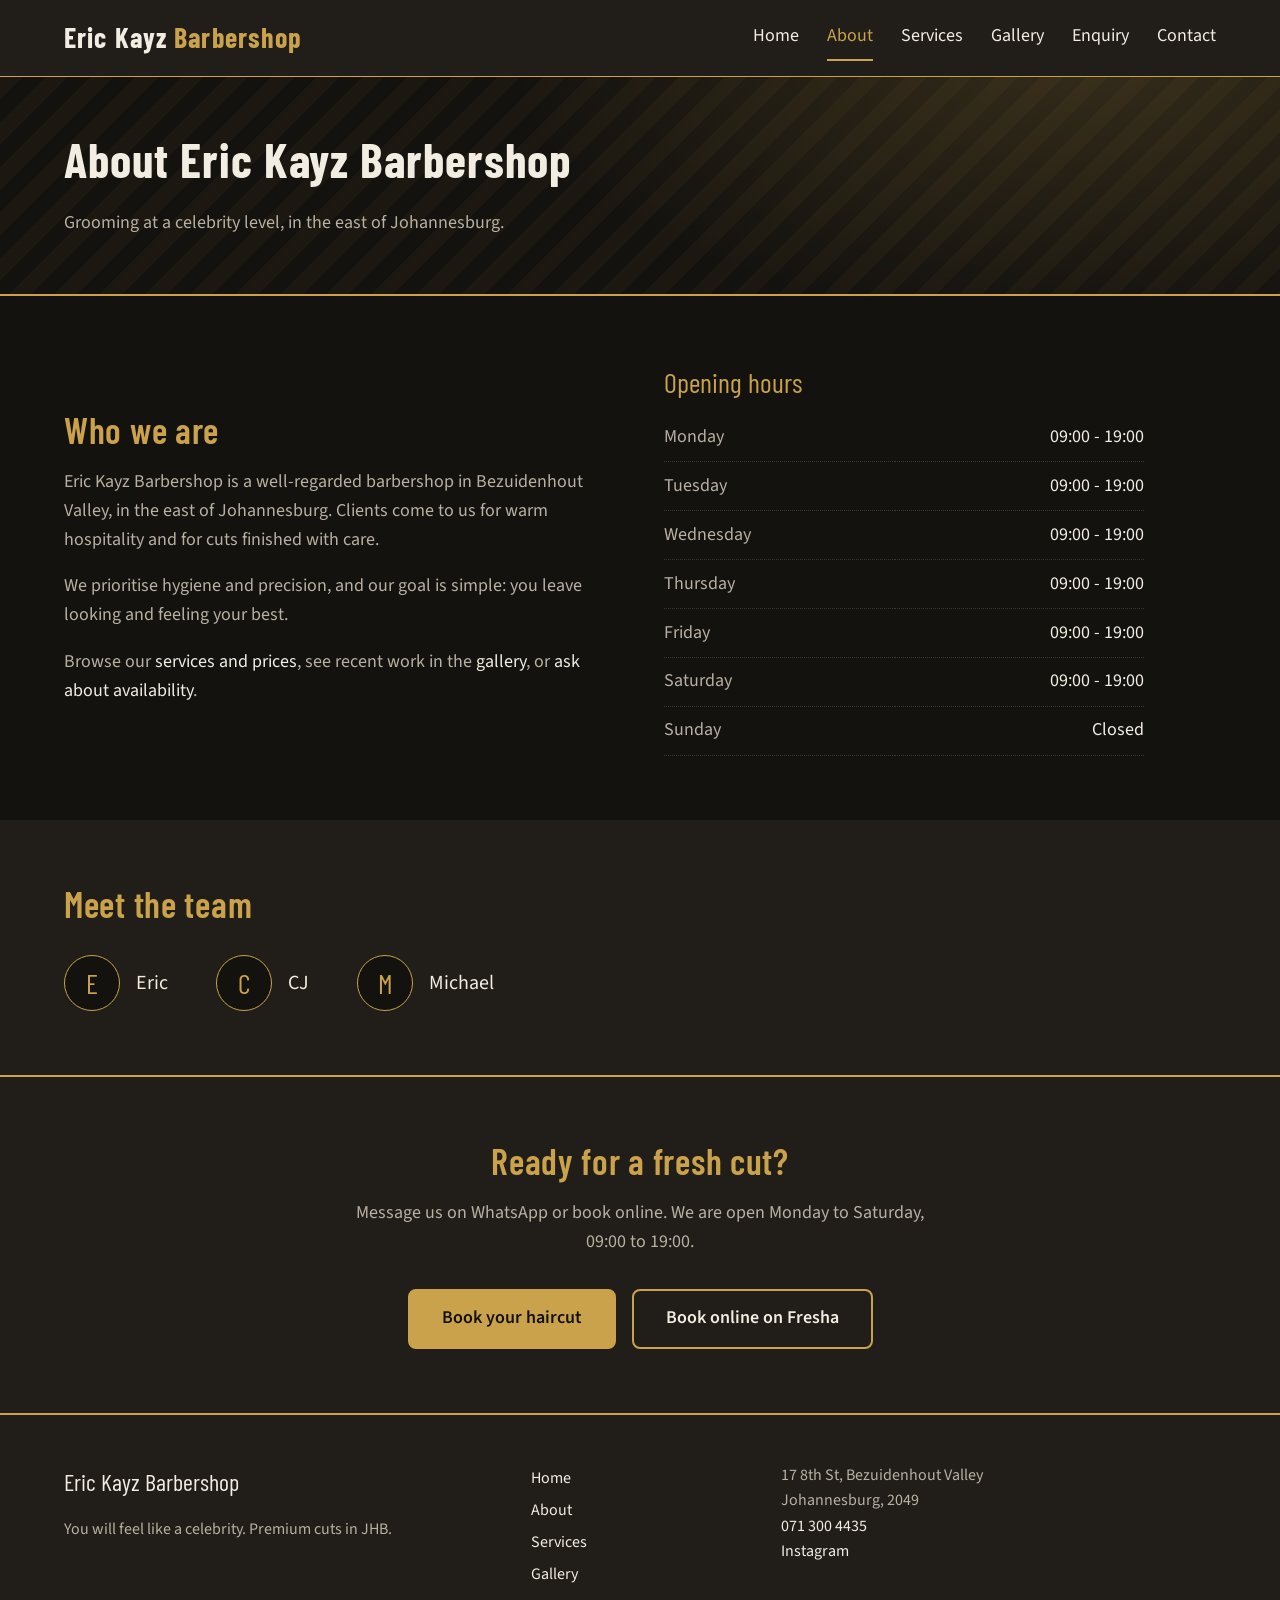
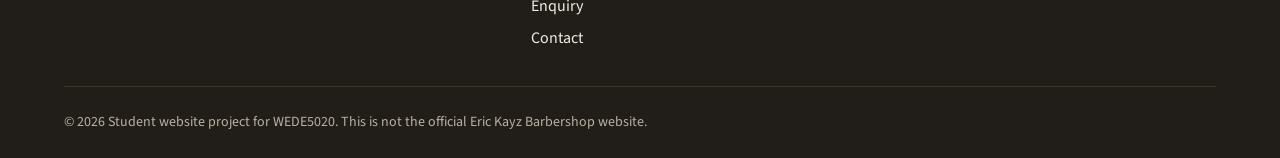
<file: about.html>
<!DOCTYPE html>
<html lang="en">
<head>
  <meta charset="UTF-8">
  <meta name="viewport" content="width=device-width, initial-scale=1.0">
  <title>About | Eric Kayz Barbershop</title>
  <meta name="description" content="Meet the team at Eric Kayz Barbershop in Bezuidenhout Valley, Johannesburg. Hygiene, precision and warm hospitality.">
  <meta name="theme-color" content="#14120f">
  <meta property="og:title" content="About | Eric Kayz Barbershop">
  <meta property="og:description" content="Meet the team at Eric Kayz Barbershop in Bezuidenhout Valley, Johannesburg. Hygiene, precision and warm hospitality.">
  <meta property="og:type" content="website">
  <link rel="canonical" href="https://YOUR-SITE-URL/about.html">
  <meta property="og:url" content="https://YOUR-SITE-URL/about.html">
  <meta property="og:image" content="https://YOUR-SITE-URL/images/barbershop-featured-cut-1200.jpg">
  <meta name="twitter:card" content="summary_large_image">
  <meta name="referrer" content="strict-origin-when-cross-origin">
  <link rel="icon" href="data:image/svg+xml,<svg xmlns='http://www.w3.org/2000/svg' viewBox='0 0 100 100'><text y='.9em' font-size='90'>✂️</text></svg>">
  <link rel="preconnect" href="https://fonts.googleapis.com">
  <link rel="preconnect" href="https://fonts.gstatic.com" crossorigin>
  <link rel="stylesheet" href="https://fonts.googleapis.com/css2?family=Barlow+Condensed:wght@600;700&family=Source+Sans+3:wght@400;600&display=swap">
  <link rel="stylesheet" href="styles.css">
  <script>document.documentElement.classList.add('js');</script>
  <script src="data.js" defer></script>
  <script src="script.js" defer></script>
  <!-- Google Analytics: paste your gtag.js snippet here before publishing -->
</head>
<body>
  <a class="skip-link" href="#main">Skip to main content</a>

  <header class="site-header">
    <a class="brand" href="index.html">Eric Kayz <span>Barbershop</span></a>
    <button class="nav-toggle" type="button" aria-expanded="false" aria-controls="site-nav">Menu</button>
    <nav id="site-nav" aria-label="Main navigation">
      <ul>
        <li><a href="index.html">Home</a></li>
        <li><a href="about.html" aria-current="page">About</a></li>
        <li><a href="services.html">Services</a></li>
        <li><a href="gallery.html">Gallery</a></li>
        <li><a href="enquiry.html">Enquiry</a></li>
        <li><a href="contact.html">Contact</a></li>
      </ul>
    </nav>
  </header>

  <main id="main">
    <section class="page-hero" aria-labelledby="page-title">
      <h1 id="page-title">About Eric Kayz Barbershop</h1>
      <p>Grooming at a celebrity level, in the east of Johannesburg.</p>
    </section>

    <section aria-labelledby="who-title">
      <div class="split">
        <div>
          <h2 id="who-title">Who we are</h2>
          <p>Eric Kayz Barbershop is a well-regarded barbershop in Bezuidenhout Valley, in the east of Johannesburg. Clients come to us for warm hospitality and for cuts finished with care.</p>
          <p>We prioritise hygiene and precision, and our goal is simple: you leave looking and feeling your best.</p>
          <p>Browse our <a href="services.html">services and prices</a>, see recent work in the <a href="gallery.html">gallery</a>, or <a href="enquiry.html">ask about availability</a>.</p>
        </div>
        <table class="hours">
        <caption>Opening hours</caption>
        <tbody>
          <tr><th scope="row">Monday</th><td>09:00 - 19:00</td></tr>
          <tr><th scope="row">Tuesday</th><td>09:00 - 19:00</td></tr>
          <tr><th scope="row">Wednesday</th><td>09:00 - 19:00</td></tr>
          <tr><th scope="row">Thursday</th><td>09:00 - 19:00</td></tr>
          <tr><th scope="row">Friday</th><td>09:00 - 19:00</td></tr>
          <tr><th scope="row">Saturday</th><td>09:00 - 19:00</td></tr>
          <tr><th scope="row">Sunday</th><td>Closed</td></tr>
        </tbody>
      </table>
      </div>
    </section>

    <section class="alt" aria-labelledby="team-title">
      <h2 id="team-title">Meet the team</h2>
      <ul class="team">
        <li><span class="avatar" aria-hidden="true">E</span>Eric</li>
        <li><span class="avatar" aria-hidden="true">C</span>CJ</li>
        <li><span class="avatar" aria-hidden="true">M</span>Michael</li>
      </ul>
    </section>

    <section class="cta" aria-labelledby="cta-title">
      <h2 id="cta-title">Ready for a fresh cut?</h2>
      <p>Message us on WhatsApp or book online. We are open Monday to Saturday, 09:00 to 19:00.</p>
      <div class="btn-row">
        <a class="btn" href="https://wa.me/27713004435?text=Hi%20Eric%20Kayz%2C%20I%27d%20like%20to%20book%20a%20haircut." target="_blank" rel="noopener">Book your haircut</a>
        <a class="btn btn-outline" href="https://www.fresha.com/a/eric-kayz-barbershop-johannesburg-15-8th-street-qdzk8bu2" target="_blank" rel="noopener">Book online on Fresha</a>
      </div>
    </section>
  </main>

  <footer class="site-footer">
    <div>
      <p class="footer-brand">Eric Kayz Barbershop</p>
      <p>You will feel like a celebrity. Premium cuts in JHB.</p>
    </div>
    <nav aria-label="Footer navigation">
      <ul>
        <li><a href="index.html">Home</a></li>
        <li><a href="about.html">About</a></li>
        <li><a href="services.html">Services</a></li>
        <li><a href="gallery.html">Gallery</a></li>
        <li><a href="enquiry.html">Enquiry</a></li>
        <li><a href="contact.html">Contact</a></li>
      </ul>
    </nav>
    <address>
      17 8th St, Bezuidenhout Valley<br>
      Johannesburg, 2049<br>
      <a href="tel:+27713004435">071 300 4435</a><br>
      <a href="https://www.instagram.com/erickayzbarbershop" target="_blank" rel="noopener">Instagram</a>
    </address>
    <p class="copyright">&copy; 2026 Student website project for WEDE5020. This is not the official Eric Kayz Barbershop website.</p>
  </footer>
</body>
</html>
</file>
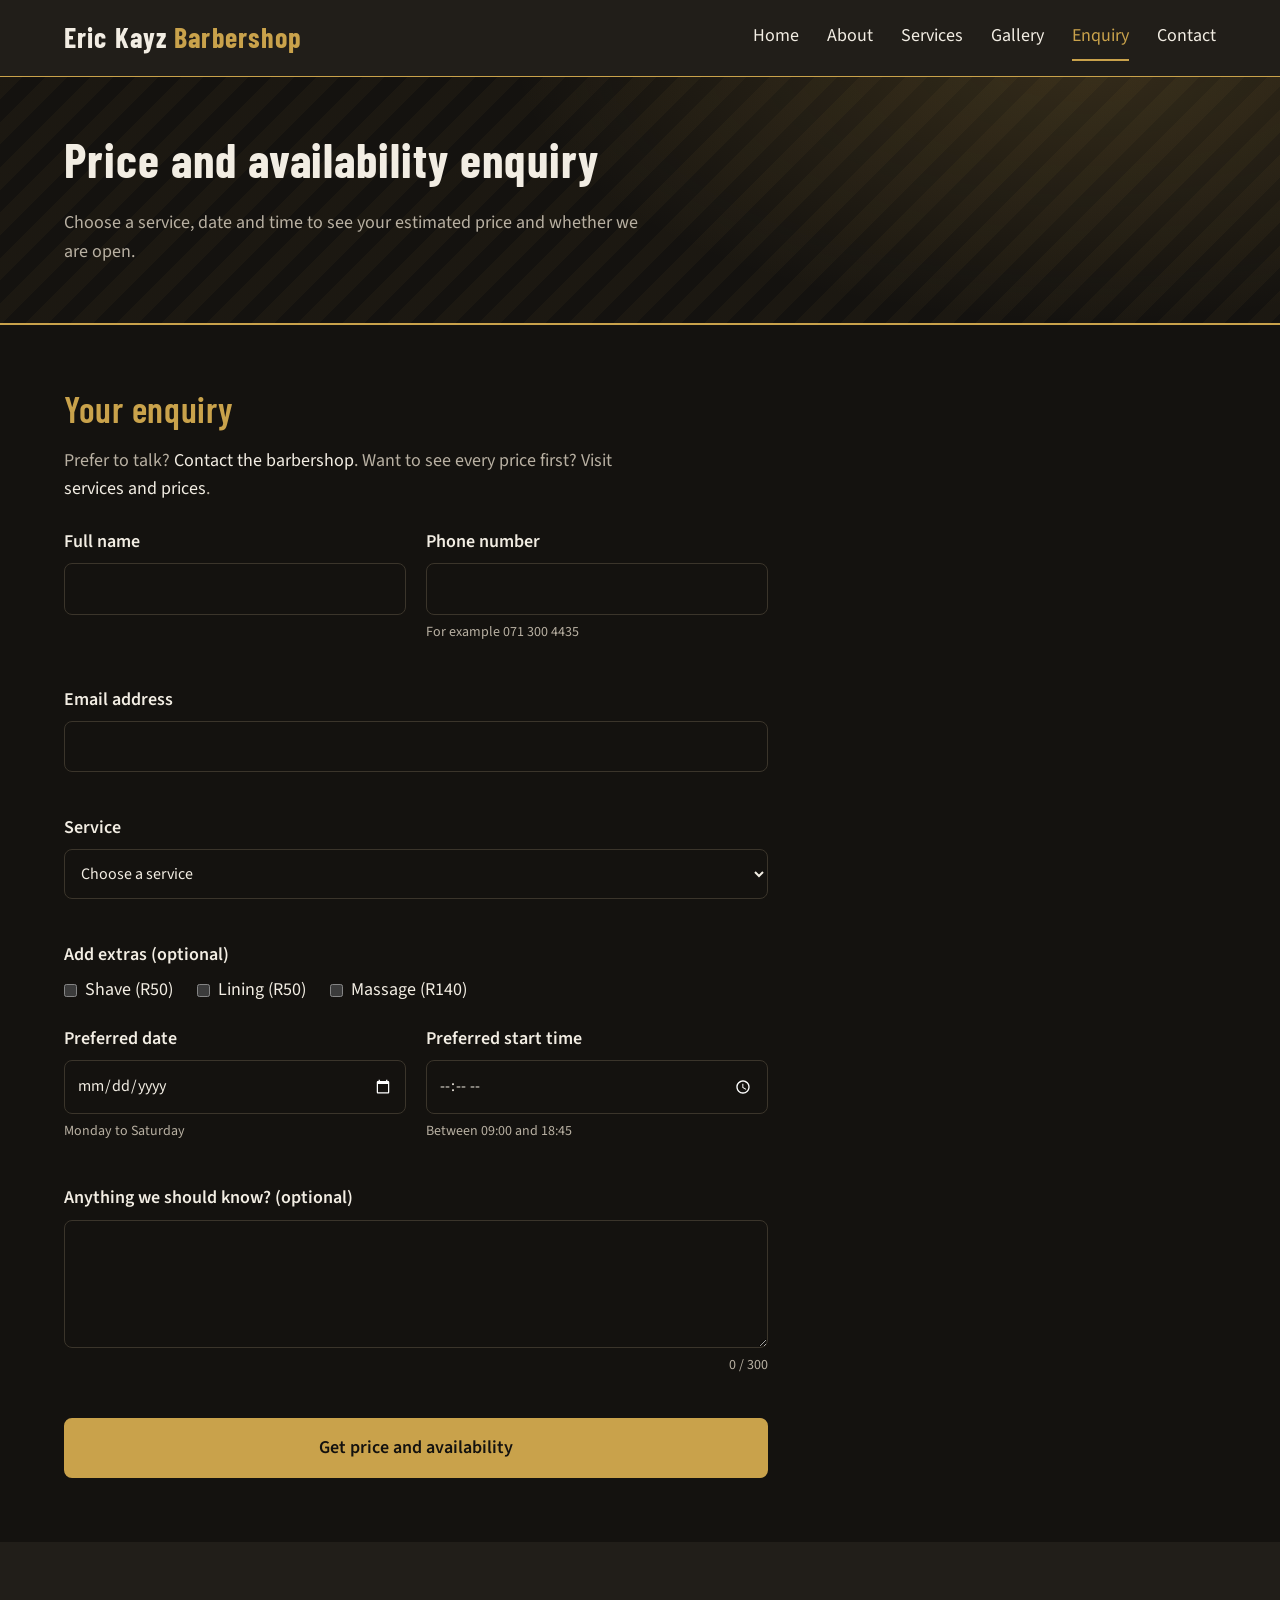
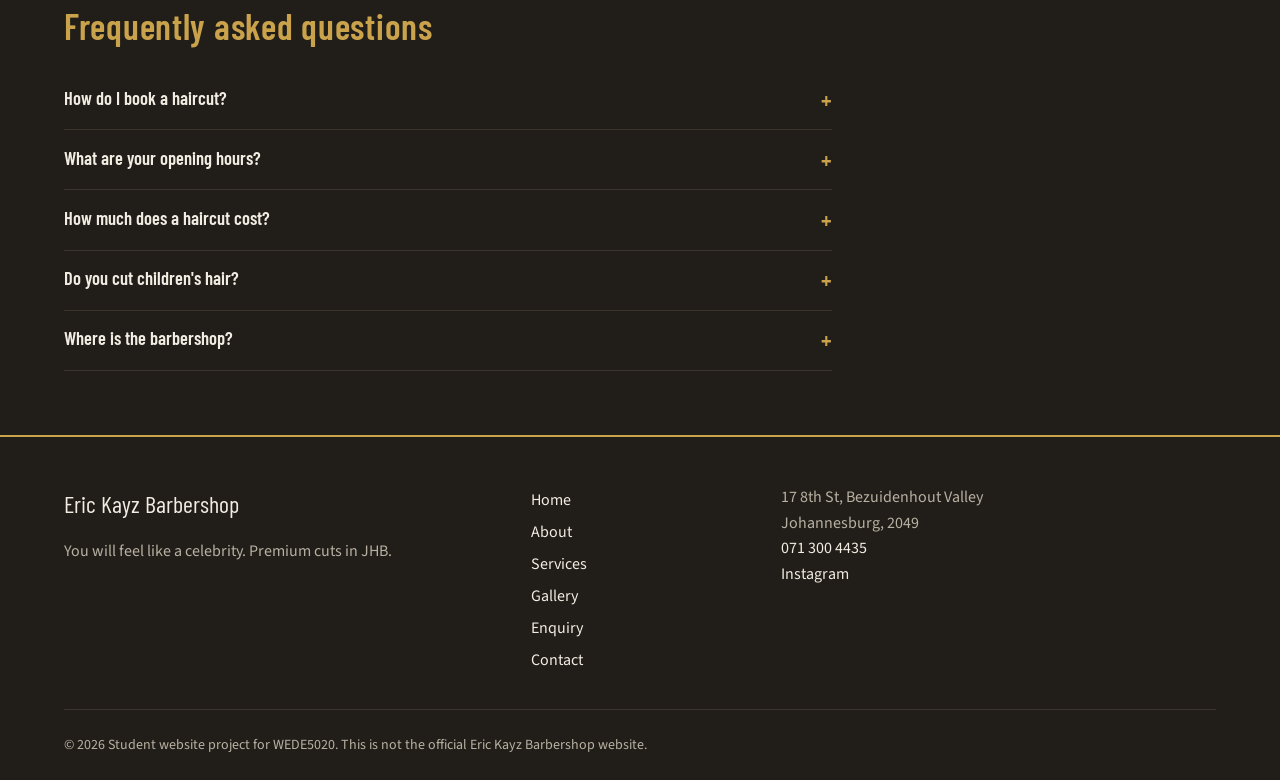
<file: enquiry.html>
<!DOCTYPE html>
<html lang="en">
<head>
  <meta charset="UTF-8">
  <meta name="viewport" content="width=device-width, initial-scale=1.0">
  <title>Enquiry: price and availability | Eric Kayz Barbershop</title>
  <meta name="description" content="Ask Eric Kayz Barbershop in Johannesburg about haircut prices and availability. Choose a service, date and time to get an instant estimate.">
  <meta name="theme-color" content="#14120f">
  <meta property="og:title" content="Enquiry: price and availability | Eric Kayz Barbershop">
  <meta property="og:description" content="Ask Eric Kayz Barbershop in Johannesburg about haircut prices and availability. Choose a service, date and time to get an instant estimate.">
  <meta property="og:type" content="website">
  <link rel="canonical" href="https://YOUR-SITE-URL/enquiry.html">
  <meta property="og:url" content="https://YOUR-SITE-URL/enquiry.html">
  <meta property="og:image" content="https://YOUR-SITE-URL/images/barbershop-featured-cut-1200.jpg">
  <meta name="twitter:card" content="summary_large_image">
  <meta name="referrer" content="strict-origin-when-cross-origin">
  <link rel="icon" href="data:image/svg+xml,<svg xmlns='http://www.w3.org/2000/svg' viewBox='0 0 100 100'><text y='.9em' font-size='90'>✂️</text></svg>">
  <link rel="preconnect" href="https://fonts.googleapis.com">
  <link rel="preconnect" href="https://fonts.gstatic.com" crossorigin>
  <link rel="stylesheet" href="https://fonts.googleapis.com/css2?family=Barlow+Condensed:wght@600;700&family=Source+Sans+3:wght@400;600&display=swap">
  <link rel="stylesheet" href="styles.css">
  <script>document.documentElement.classList.add('js');</script>
  <script src="data.js" defer></script>
  <script src="script.js" defer></script>
  <!-- Google Analytics: paste your gtag.js snippet here before publishing -->
</head>
<body>
  <a class="skip-link" href="#main">Skip to main content</a>

  <header class="site-header">
    <a class="brand" href="index.html">Eric Kayz <span>Barbershop</span></a>
    <button class="nav-toggle" type="button" aria-expanded="false" aria-controls="site-nav">Menu</button>
    <nav id="site-nav" aria-label="Main navigation">
      <ul>
        <li><a href="index.html">Home</a></li>
        <li><a href="about.html">About</a></li>
        <li><a href="services.html">Services</a></li>
        <li><a href="gallery.html">Gallery</a></li>
        <li><a href="enquiry.html" aria-current="page">Enquiry</a></li>
        <li><a href="contact.html">Contact</a></li>
      </ul>
    </nav>
  </header>

  <main id="main">
    <section class="page-hero" aria-labelledby="page-title">
      <h1 id="page-title">Price and availability enquiry</h1>
      <p>Choose a service, date and time to see your estimated price and whether we are open.</p>
    </section>

    <section aria-labelledby="form-title">
      <h2 id="form-title">Your enquiry</h2>
      <p>Prefer to talk? <a href="contact.html">Contact the barbershop</a>. Want to see every price first? Visit <a href="services.html">services and prices</a>.</p>
      <form id="enquiry-form" class="form" name="enquiry" action="enquiry.html" method="post" data-netlify="true" data-netlify-honeypot="bot-field" novalidate>
        <input type="hidden" name="form-name" value="enquiry">
        <p class="hp" aria-hidden="true"><label>Leave this empty <input name="bot-field" tabindex="-1" autocomplete="off"></label></p>
        <p class="form-summary" role="alert" hidden></p>
        <div class="form-grid">
          <div class="field"><label for="e-name">Full name</label><input id="e-name" name="name" type="text" aria-describedby="e-name-error" autocomplete="name" required minlength="2" maxlength="60" data-required="Please enter your name."><span class="error" id="e-name-error"></span></div>
          <div class="field"><label for="e-phone">Phone number</label><input id="e-phone" name="phone" type="tel" aria-describedby="e-phone-error" autocomplete="tel" required maxlength="16" data-required="Please enter your phone number." pattern="(\+27|0)[0-9 \-]{9,13}" title="Enter a South African number such as 071 300 4435 or +27 71 300 4435."><span class="hint">For example 071 300 4435</span><span class="error" id="e-phone-error"></span></div>
        </div>
        <div class="field"><label for="e-email">Email address</label><input id="e-email" name="email" type="email" aria-describedby="e-email-error" autocomplete="email" required maxlength="100" data-required="Please enter your email address."><span class="error" id="e-email-error"></span></div>
        <div class="field"><label for="e-service">Service</label><select id="e-service" name="service" required aria-describedby="e-service-error" data-required="Please choose a service."><option value="">Choose a service</option><option value="adult-haircut">Adult haircut (R130, 1 hr)</option><option value="childrens-haircut">Children's haircut (R110, 1 hr)</option><option value="s-curl-and-cut">S-curl and cut (R210, 1 hr)</option><option value="s-curl">S-curl (R130, 1 hr)</option><option value="shave-and-lining">Shave and lining (R60, 1 hr)</option><option value="shave">Shave (R50, 15 min)</option><option value="lining">Lining (R50, 1 hr)</option><option value="massage">Massage (R140, 1 hr)</option></select><span class="error" id="e-service-error"></span></div>
        <fieldset class="checks"><legend>Add extras (optional)</legend><label><input type="checkbox" name="extras" value="shave"> Shave (R50)</label><label><input type="checkbox" name="extras" value="lining"> Lining (R50)</label><label><input type="checkbox" name="extras" value="massage"> Massage (R140)</label></fieldset>
        <div class="form-grid">
          <div class="field"><label for="e-date">Preferred date</label><input id="e-date" name="date" type="date" aria-describedby="e-date-error" required data-required="Please choose a date."><span class="hint">Monday to Saturday</span><span class="error" id="e-date-error"></span></div>
          <div class="field"><label for="e-time">Preferred start time</label><input id="e-time" name="time" type="time" aria-describedby="e-time-error" required min="09:00" max="18:45" step="900" data-required="Please choose a start time."><span class="hint">Between 09:00 and 18:45</span><span class="error" id="e-time-error"></span></div>
        </div>
        <div class="field"><label for="e-notes">Anything we should know? (optional)</label><textarea id="e-notes" name="notes" rows="4" maxlength="300" aria-describedby="e-notes-error e-notes-count"></textarea><span class="hint counter" id="e-notes-count" aria-hidden="true"></span><span class="error" id="e-notes-error"></span></div>
        <button class="btn" type="submit">Get price and availability</button>
      </form>
      <div id="enquiry-result" class="result" tabindex="-1" aria-live="polite" hidden></div>
    </section>

    <section class="alt" aria-labelledby="faq-title">
      <h2 id="faq-title">Frequently asked questions</h2>
      <div class="faq">
        <div class="faq-item">
          <h3><button class="faq-q" type="button" id="faq-q1" aria-expanded="false" aria-controls="faq-a1">How do I book a haircut?</button></h3>
          <div class="faq-a" id="faq-a1" role="region" aria-labelledby="faq-q1"><div><p>Message us on <a href="https://wa.me/27713004435" target="_blank" rel="noopener">WhatsApp (071 300 4435)</a>, <a href="https://www.fresha.com/a/eric-kayz-barbershop-johannesburg-15-8th-street-qdzk8bu2" target="_blank" rel="noopener">book online on Fresha</a>, or use the <a href="enquiry.html">enquiry form</a> to see a price and availability first.</p></div></div>
        </div>
        <div class="faq-item">
          <h3><button class="faq-q" type="button" id="faq-q2" aria-expanded="false" aria-controls="faq-a2">What are your opening hours?</button></h3>
          <div class="faq-a" id="faq-a2" role="region" aria-labelledby="faq-q2"><div><p>We are open Monday to Saturday from 09:00 to 19:00 and closed on Sundays.</p></div></div>
        </div>
        <div class="faq-item">
          <h3><button class="faq-q" type="button" id="faq-q3" aria-expanded="false" aria-controls="faq-a3">How much does a haircut cost?</button></h3>
          <div class="faq-a" id="faq-a3" role="region" aria-labelledby="faq-q3"><div><p>Adult haircuts are R130 and children's haircuts are R110. Shaves start at R50. See every price on the <a href="services.html">services page</a>. Prices are a guide, so confirm when you book.</p></div></div>
        </div>
        <div class="faq-item">
          <h3><button class="faq-q" type="button" id="faq-q4" aria-expanded="false" aria-controls="faq-a4">Do you cut children's hair?</button></h3>
          <div class="faq-a" id="faq-a4" role="region" aria-labelledby="faq-q4"><div><p>Yes. Children's haircuts are R110 and take about an hour.</p></div></div>
        </div>
        <div class="faq-item">
          <h3><button class="faq-q" type="button" id="faq-q5" aria-expanded="false" aria-controls="faq-a5">Where is the barbershop?</button></h3>
          <div class="faq-a" id="faq-a5" role="region" aria-labelledby="faq-q5"><div><p>We are at 17 8th St, Bezuidenhout Valley, Johannesburg, 2049. See the map on the <a href="contact.html">contact page</a>.</p></div></div>
        </div>
      </div>
    </section>


  </main>

  <footer class="site-footer">
    <div>
      <p class="footer-brand">Eric Kayz Barbershop</p>
      <p>You will feel like a celebrity. Premium cuts in JHB.</p>
    </div>
    <nav aria-label="Footer navigation">
      <ul>
        <li><a href="index.html">Home</a></li>
        <li><a href="about.html">About</a></li>
        <li><a href="services.html">Services</a></li>
        <li><a href="gallery.html">Gallery</a></li>
        <li><a href="enquiry.html">Enquiry</a></li>
        <li><a href="contact.html">Contact</a></li>
      </ul>
    </nav>
    <address>
      17 8th St, Bezuidenhout Valley<br>
      Johannesburg, 2049<br>
      <a href="tel:+27713004435">071 300 4435</a><br>
      <a href="https://www.instagram.com/erickayzbarbershop" target="_blank" rel="noopener">Instagram</a>
    </address>
    <p class="copyright">&copy; 2026 Student website project for WEDE5020. This is not the official Eric Kayz Barbershop website.</p>
  </footer>
</body>
</html>
</file>
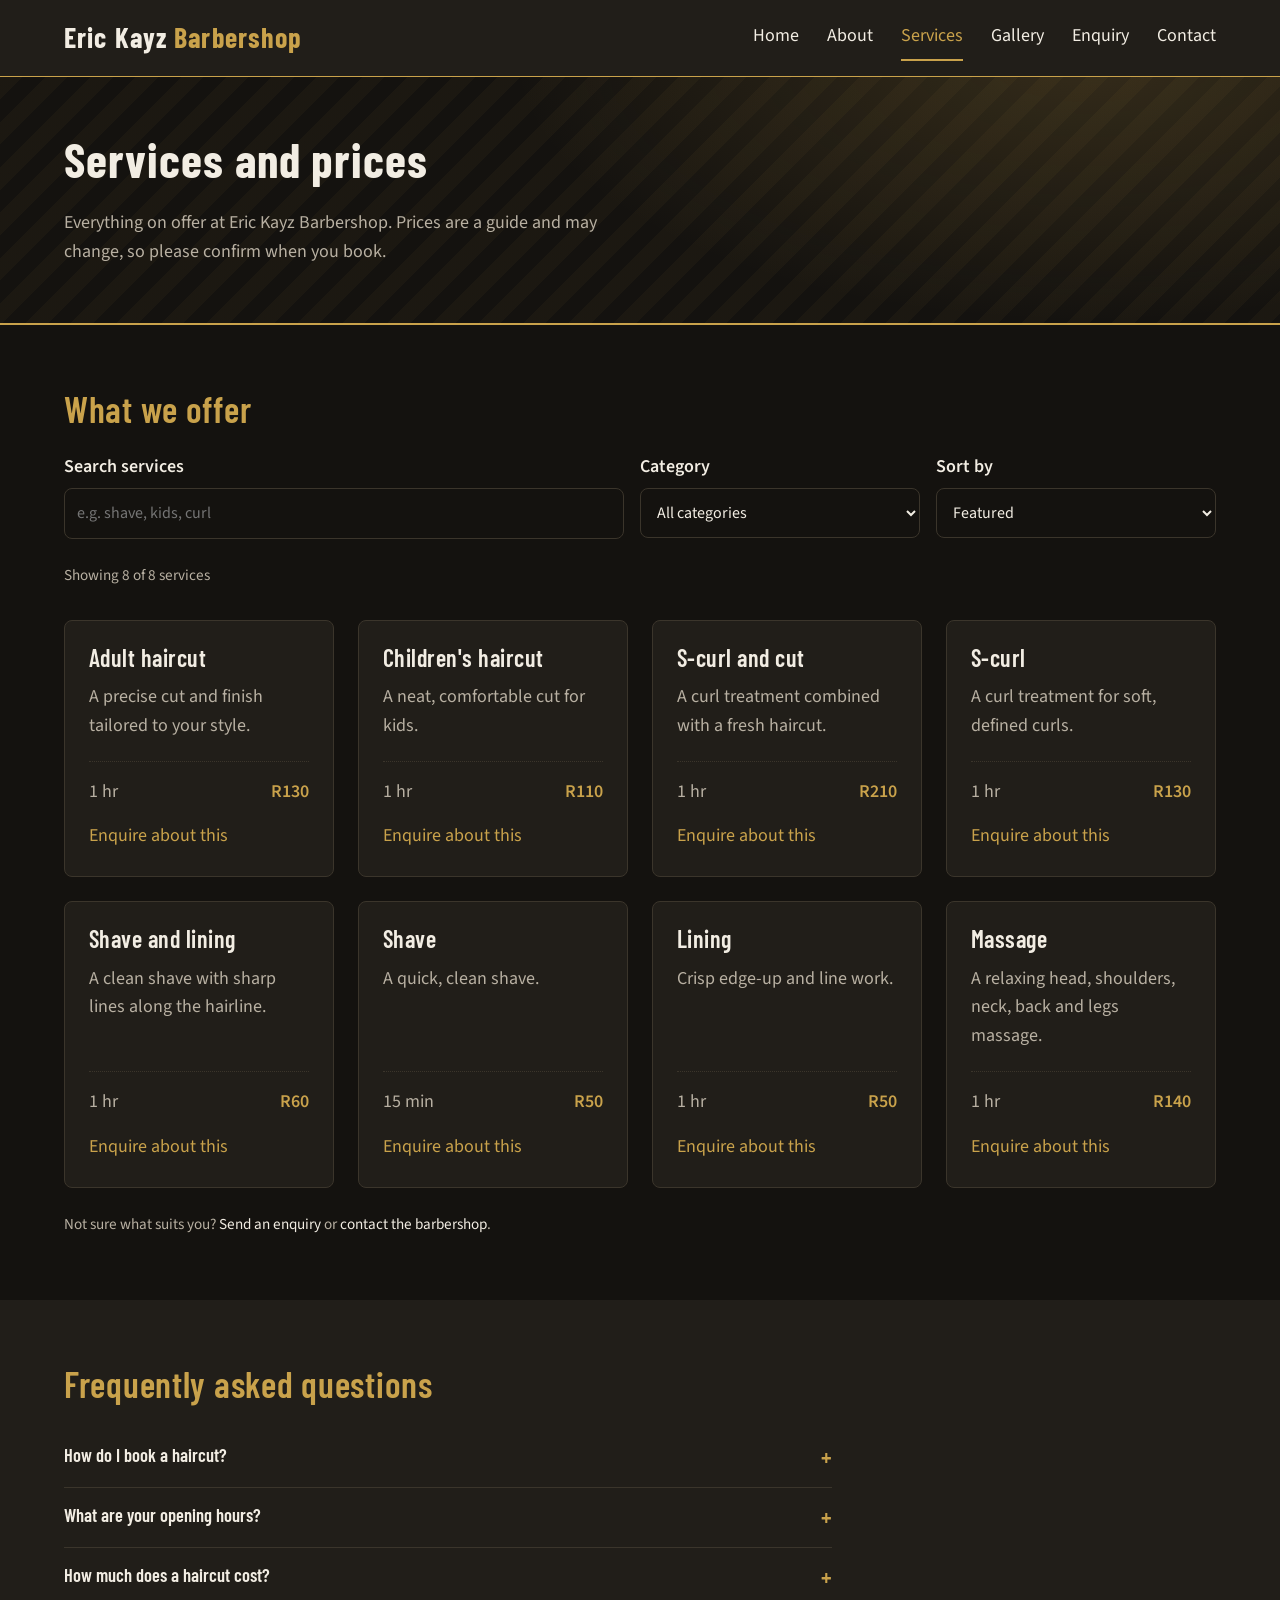
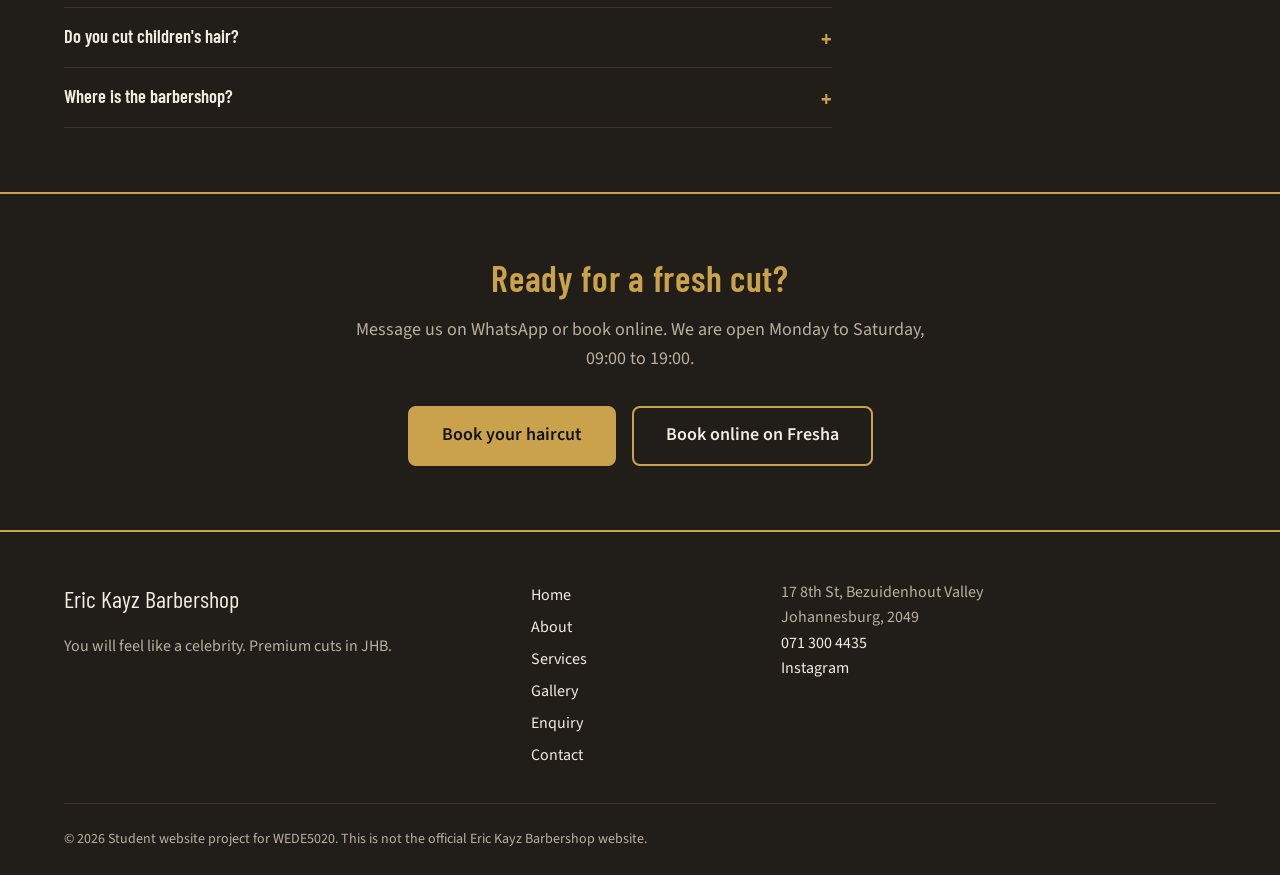
<file: services (1).html>
<!DOCTYPE html>
<html lang="en">
<head>
  <meta charset="UTF-8">
  <meta name="viewport" content="width=device-width, initial-scale=1.0">
  <title>Services and prices | Eric Kayz Barbershop</title>
  <meta name="description" content="Haircuts, kids cuts, S-curl, shaves, lining and massage at Eric Kayz Barbershop in Johannesburg. See prices from R50 and book on WhatsApp.">
  <meta name="theme-color" content="#14120f">
  <meta property="og:title" content="Services and prices | Eric Kayz Barbershop">
  <meta property="og:description" content="Haircuts, kids cuts, S-curl, shaves, lining and massage at Eric Kayz Barbershop in Johannesburg. See prices from R50 and book on WhatsApp.">
  <meta property="og:type" content="website">
  <link rel="canonical" href="https://YOUR-SITE-URL/services.html">
  <meta property="og:url" content="https://YOUR-SITE-URL/services.html">
  <meta property="og:image" content="https://YOUR-SITE-URL/images/barbershop-featured-cut-1200.jpg">
  <meta name="twitter:card" content="summary_large_image">
  <meta name="referrer" content="strict-origin-when-cross-origin">
  <link rel="icon" href="data:image/svg+xml,<svg xmlns='http://www.w3.org/2000/svg' viewBox='0 0 100 100'><text y='.9em' font-size='90'>✂️</text></svg>">
  <link rel="preconnect" href="https://fonts.googleapis.com">
  <link rel="preconnect" href="https://fonts.gstatic.com" crossorigin>
  <link rel="stylesheet" href="https://fonts.googleapis.com/css2?family=Barlow+Condensed:wght@600;700&family=Source+Sans+3:wght@400;600&display=swap">
  <link rel="stylesheet" href="styles.css">
  <script>document.documentElement.classList.add('js');</script>
  <script src="data.js" defer></script>
  <script src="script.js" defer></script>
  <!-- Google Analytics: paste your gtag.js snippet here before publishing -->
</head>
<body>
  <a class="skip-link" href="#main">Skip to main content</a>

  <header class="site-header">
    <a class="brand" href="index.html">Eric Kayz <span>Barbershop</span></a>
    <button class="nav-toggle" type="button" aria-expanded="false" aria-controls="site-nav">Menu</button>
    <nav id="site-nav" aria-label="Main navigation">
      <ul>
        <li><a href="index.html">Home</a></li>
        <li><a href="about.html">About</a></li>
        <li><a href="services.html" aria-current="page">Services</a></li>
        <li><a href="gallery.html">Gallery</a></li>
        <li><a href="enquiry.html">Enquiry</a></li>
        <li><a href="contact.html">Contact</a></li>
      </ul>
    </nav>
  </header>

  <main id="main">
    <section class="page-hero" aria-labelledby="page-title">
      <h1 id="page-title">Services and prices</h1>
      <p>Everything on offer at Eric Kayz Barbershop. Prices are a guide and may change, so please confirm when you book.</p>
    </section>

    <section aria-labelledby="list-title">
      <h2 id="list-title">What we offer</h2>
      <div class="tools js-only">
        <div class="field"><label for="service-search">Search services</label><input id="service-search" type="search" placeholder="e.g. shave, kids, curl" autocomplete="off"></div>
        <div class="field"><label for="service-category">Category</label><select id="service-category"><option value="all">All categories</option><option value="Haircuts">Haircuts</option><option value="Curls">Curls</option><option value="Grooming">Grooming</option><option value="Wellness">Wellness</option></select></div>
        <div class="field"><label for="service-sort">Sort by</label><select id="service-sort"><option value="order">Featured</option><option value="price-asc">Price: low to high</option><option value="price-desc">Price: high to low</option><option value="name">Name A to Z</option><option value="duration">Shortest first</option></select></div>
      </div>
      <p class="note js-only" id="service-count" aria-live="polite"></p>
      <ul id="service-list" class="card-grid services-grid">
        <li class="card">
          <h3>Adult haircut</h3>
          <p>A precise cut and finish tailored to your style.</p>
          <p class="meta"><span>1 hr</span><span class="price">R130</span></p>
          <a class="card-link" href="enquiry.html?service=adult-haircut">Enquire about this</a>
        </li>
        <li class="card">
          <h3>Children's haircut</h3>
          <p>A neat, comfortable cut for kids.</p>
          <p class="meta"><span>1 hr</span><span class="price">R110</span></p>
          <a class="card-link" href="enquiry.html?service=childrens-haircut">Enquire about this</a>
        </li>
        <li class="card">
          <h3>S-curl and cut</h3>
          <p>A curl treatment combined with a fresh haircut.</p>
          <p class="meta"><span>1 hr</span><span class="price">R210</span></p>
          <a class="card-link" href="enquiry.html?service=s-curl-and-cut">Enquire about this</a>
        </li>
        <li class="card">
          <h3>S-curl</h3>
          <p>A curl treatment for soft, defined curls.</p>
          <p class="meta"><span>1 hr</span><span class="price">R130</span></p>
          <a class="card-link" href="enquiry.html?service=s-curl">Enquire about this</a>
        </li>
        <li class="card">
          <h3>Shave and lining</h3>
          <p>A clean shave with sharp lines along the hairline.</p>
          <p class="meta"><span>1 hr</span><span class="price">R60</span></p>
          <a class="card-link" href="enquiry.html?service=shave-and-lining">Enquire about this</a>
        </li>
        <li class="card">
          <h3>Shave</h3>
          <p>A quick, clean shave.</p>
          <p class="meta"><span>15 min</span><span class="price">R50</span></p>
          <a class="card-link" href="enquiry.html?service=shave">Enquire about this</a>
        </li>
        <li class="card">
          <h3>Lining</h3>
          <p>Crisp edge-up and line work.</p>
          <p class="meta"><span>1 hr</span><span class="price">R50</span></p>
          <a class="card-link" href="enquiry.html?service=lining">Enquire about this</a>
        </li>
        <li class="card">
          <h3>Massage</h3>
          <p>A relaxing head, shoulders, neck, back and legs massage.</p>
          <p class="meta"><span>1 hr</span><span class="price">R140</span></p>
          <a class="card-link" href="enquiry.html?service=massage">Enquire about this</a>
        </li>
      </ul>
      <p class="note" id="service-empty" hidden>No services match your search. Try another word, or <a href="enquiry.html">ask us directly</a>.</p>
      <p class="note">Not sure what suits you? <a href="enquiry.html">Send an enquiry</a> or <a href="contact.html">contact the barbershop</a>.</p>
    </section>

    <section class="alt" aria-labelledby="faq-title">
      <h2 id="faq-title">Frequently asked questions</h2>
      <div class="faq">
        <div class="faq-item">
          <h3><button class="faq-q" type="button" id="faq-q1" aria-expanded="false" aria-controls="faq-a1">How do I book a haircut?</button></h3>
          <div class="faq-a" id="faq-a1" role="region" aria-labelledby="faq-q1"><div><p>Message us on <a href="https://wa.me/27713004435" target="_blank" rel="noopener">WhatsApp (071 300 4435)</a>, <a href="https://www.fresha.com/a/eric-kayz-barbershop-johannesburg-15-8th-street-qdzk8bu2" target="_blank" rel="noopener">book online on Fresha</a>, or use the <a href="enquiry.html">enquiry form</a> to see a price and availability first.</p></div></div>
        </div>
        <div class="faq-item">
          <h3><button class="faq-q" type="button" id="faq-q2" aria-expanded="false" aria-controls="faq-a2">What are your opening hours?</button></h3>
          <div class="faq-a" id="faq-a2" role="region" aria-labelledby="faq-q2"><div><p>We are open Monday to Saturday from 09:00 to 19:00 and closed on Sundays.</p></div></div>
        </div>
        <div class="faq-item">
          <h3><button class="faq-q" type="button" id="faq-q3" aria-expanded="false" aria-controls="faq-a3">How much does a haircut cost?</button></h3>
          <div class="faq-a" id="faq-a3" role="region" aria-labelledby="faq-q3"><div><p>Adult haircuts are R130 and children's haircuts are R110. Shaves start at R50. See every price on the <a href="services.html">services page</a>. Prices are a guide, so confirm when you book.</p></div></div>
        </div>
        <div class="faq-item">
          <h3><button class="faq-q" type="button" id="faq-q4" aria-expanded="false" aria-controls="faq-a4">Do you cut children's hair?</button></h3>
          <div class="faq-a" id="faq-a4" role="region" aria-labelledby="faq-q4"><div><p>Yes. Children's haircuts are R110 and take about an hour.</p></div></div>
        </div>
        <div class="faq-item">
          <h3><button class="faq-q" type="button" id="faq-q5" aria-expanded="false" aria-controls="faq-a5">Where is the barbershop?</button></h3>
          <div class="faq-a" id="faq-a5" role="region" aria-labelledby="faq-q5"><div><p>We are at 17 8th St, Bezuidenhout Valley, Johannesburg, 2049. See the map on the <a href="contact.html">contact page</a>.</p></div></div>
        </div>
      </div>
    </section>

    <section class="cta" aria-labelledby="cta-title">
      <h2 id="cta-title">Ready for a fresh cut?</h2>
      <p>Message us on WhatsApp or book online. We are open Monday to Saturday, 09:00 to 19:00.</p>
      <div class="btn-row">
        <a class="btn" href="https://wa.me/27713004435?text=Hi%20Eric%20Kayz%2C%20I%27d%20like%20to%20book%20a%20haircut." target="_blank" rel="noopener">Book your haircut</a>
        <a class="btn btn-outline" href="https://www.fresha.com/a/eric-kayz-barbershop-johannesburg-15-8th-street-qdzk8bu2" target="_blank" rel="noopener">Book online on Fresha</a>
      </div>
    </section>
  </main>

  <footer class="site-footer">
    <div>
      <p class="footer-brand">Eric Kayz Barbershop</p>
      <p>You will feel like a celebrity. Premium cuts in JHB.</p>
    </div>
    <nav aria-label="Footer navigation">
      <ul>
        <li><a href="index.html">Home</a></li>
        <li><a href="about.html">About</a></li>
        <li><a href="services.html">Services</a></li>
        <li><a href="gallery.html">Gallery</a></li>
        <li><a href="enquiry.html">Enquiry</a></li>
        <li><a href="contact.html">Contact</a></li>
      </ul>
    </nav>
    <address>
      17 8th St, Bezuidenhout Valley<br>
      Johannesburg, 2049<br>
      <a href="tel:+27713004435">071 300 4435</a><br>
      <a href="https://www.instagram.com/erickayzbarbershop" target="_blank" rel="noopener">Instagram</a>
    </address>
    <p class="copyright">&copy; 2026 Student website project for WEDE5020. This is not the official Eric Kayz Barbershop website.</p>
  </footer>
</body>
</html>
</file>
<file: styles.css>
/* ==========================================================
   Eric Kayz Barbershop - styles.css (WEDE5020 POE Part 2)
   One external stylesheet linked from every page.
   Theme from the Part 1 proposal: dark palette, gold and white accents.

   Sections
   1 Reset            7 Cards and price list     13 Tablet breakpoint
   2 Tokens           8 Hours table              14 Mobile breakpoint
   3 Base             9 Contact list             15 Reduced motion
   4 Header and nav  10 Team
   5 Hero            11 Gallery and lightbox
   6 Buttons         12 Footer
   ========================================================== */

/* 1. Reset - consistent starting point across browsers */
*, *::before, *::after { box-sizing: border-box; margin: 0; padding: 0; }
img, picture { display: block; max-width: 100%; height: auto; }
ul { list-style: none; }
button, input, textarea, select { font: inherit; color: inherit; }
dialog { margin: auto; }

/* 2. Tokens - to change the colour scheme, edit only this block */
:root {
  --ink: #14120f;
  --charcoal: #211e19;
  --line: #3b352b;
  --gold: #c9a24b;
  --bone: #f2ede3;
  --muted: #b8b0a2;
  --font-head: "Barlow Condensed", "Arial Narrow", Impact, sans-serif;
  --font-body: "Source Sans 3", "Helvetica Neue", Arial, sans-serif;
  --max: 72rem;
  --radius: 0.5rem;
}

/* 3. Base styles */
html { font-size: 100%; scroll-behavior: smooth; scroll-padding-top: 5rem; }

body {
  background: var(--ink);
  color: var(--bone);
  font-family: var(--font-body);
  font-size: 1.125rem;
  line-height: 1.6;
}

h1, h2, h3 {
  font-family: var(--font-head);
  font-weight: 600;
  line-height: 1.1;
  letter-spacing: 0.02em;
  margin-bottom: 0.5em;
  text-wrap: balance;
}
h1 { font-size: 3.5rem; font-weight: 700; }
h2 { font-size: 2.25rem; color: var(--gold); }
h3 { font-size: 1.5rem; }

p { max-width: 65ch; color: var(--muted); }
p + p { margin-top: 1em; }

a {
  color: var(--bone);
  text-decoration: none;
  border-bottom: 1px solid transparent;
  transition: color 0.2s, border-color 0.2s;
}
a:hover { color: var(--gold); border-color: var(--gold); }
a:active { color: var(--bone); }
a:focus-visible, button:focus-visible {
  outline: 3px solid var(--gold);
  outline-offset: 3px;
}

/* Header, sections and footer share one content width,
   so no extra wrapper elements are needed */
.site-header, section, .site-footer {
  padding-inline: max(5%, calc((100% - var(--max)) / 2));
}
section { padding-block: 4rem; }
.alt { background: var(--charcoal); }

.split {
  display: grid;
  grid-template-columns: 1fr 1fr;
  gap: 3rem;
  align-items: center;
}
.split img { width: 100%; border: 1px solid var(--line); border-radius: var(--radius); }

.note { margin-top: 1.5rem; font-size: 0.95rem; }

/* Skip link for keyboard users */
.skip-link {
  position: absolute;
  top: -4rem;
  left: 1rem;
  z-index: 30;
  padding: 0.6rem 1rem;
  background: var(--gold);
  color: var(--ink);
  border-radius: var(--radius);
}
.skip-link:hover, .skip-link:focus { top: 1rem; color: var(--ink); }

/* 4. Header and navigation */
.site-header {
  position: sticky;
  top: 0;
  z-index: 20;
  display: flex;
  flex-wrap: wrap;
  align-items: center;
  justify-content: space-between;
  gap: 0.5rem 1rem;
  padding-block: 0.9rem;
  background: var(--charcoal);
  border-bottom: 1px solid var(--gold);
}

.brand {
  font-family: var(--font-head);
  font-size: 1.75rem;
  font-weight: 700;
  letter-spacing: 0.04em;
}
.brand span { color: var(--gold); }

.site-header nav ul { display: flex; gap: 1.75rem; }
.site-header nav a {
  display: inline-block;
  padding: 0.5rem 0;
  border-bottom: 2px solid transparent;
}
.site-header nav a:hover,
.site-header nav a:focus-visible,
.site-header nav a[aria-current="page"] {
  color: var(--gold);
  border-color: var(--gold);
}

.nav-toggle {
  display: none;
  padding: 0.5rem 1rem;
  background: none;
  border: 1px solid var(--gold);
  border-radius: var(--radius);
  cursor: pointer;
}
.nav-toggle:hover { background: var(--gold); color: var(--ink); }

/* 5. Hero - home page hero and the smaller hero used on inner pages */
.hero, .page-hero {
  background:
    radial-gradient(60rem 28rem at 85% -10%, rgba(201, 162, 75, 0.18), transparent 60%),
    repeating-linear-gradient(135deg, rgba(201, 162, 75, 0.045) 0 1rem, transparent 1rem 2rem),
    var(--ink);
  border-bottom: 2px solid var(--gold);
}
.hero { padding-block: 6rem; }
.hero h1 { max-width: 14ch; font-size: 4.5rem; }
.hero p { font-size: 1.25rem; color: var(--bone); }
.hero .tagline {
  margin-bottom: 0.75rem;
  font-family: var(--font-head);
  font-size: 1.75rem;
  letter-spacing: 0.03em;
  color: var(--gold);
}
.hero .hero-note { margin-top: 1.25rem; font-size: 1rem; color: var(--muted); }

.page-hero { padding-block: 3.5rem; }
.page-hero h1 { font-size: 3rem; }
.page-hero p { color: var(--muted); }

/* 6. Buttons - the main call to action is "Book your haircut" */
.btn-row { display: flex; flex-wrap: wrap; gap: 1rem; margin-top: 2rem; }

.btn {
  display: inline-block;
  padding: 0.85rem 2rem;
  background: var(--gold);
  color: var(--ink);
  font-weight: 600;
  text-align: center;
  border: 2px solid var(--gold);
  border-radius: var(--radius);
  cursor: pointer;
  transition: background 0.2s, border-color 0.2s, color 0.2s, transform 0.1s;
}
.btn:hover { background: var(--bone); border-color: var(--bone); color: var(--ink); }
.btn:active { transform: translateY(1px); }

.btn-outline { background: transparent; color: var(--bone); }
.btn-outline:hover { background: var(--gold); border-color: var(--gold); color: var(--ink); }

/* 7. Cards and price list */
.card-grid {
  display: grid;
  grid-template-columns: repeat(3, 1fr);
  gap: 1.5rem;
  margin-top: 2rem;
}
.services-grid { grid-template-columns: repeat(4, 1fr); }

.card {
  display: flex;
  flex-direction: column;
  padding: 1.5rem;
  background: var(--charcoal);
  border: 1px solid var(--line);
  border-radius: var(--radius);
  transition: border-color 0.2s, box-shadow 0.2s;
}
.card:hover { border-color: var(--gold); box-shadow: 0 0.5rem 1.5rem rgba(0, 0, 0, 0.5); }
.card h3 { color: var(--bone); }

.meta {
  display: flex;
  justify-content: space-between;
  align-items: baseline;
  max-width: none;
  margin-top: auto;
  padding-top: 1rem;
  border-top: 1px dotted var(--line);
}
.card p:not(.meta) { margin-bottom: 1.25rem; }

.price { font-weight: 600; color: var(--gold); }

.price-list { margin-top: 1rem; }
.price-list li {
  display: flex;
  justify-content: space-between;
  gap: 1rem;
  padding: 0.85rem 0;
  border-bottom: 1px dotted var(--line);
}

.cta { text-align: center; background: var(--charcoal); border-top: 2px solid var(--gold); }
.cta p { margin-inline: auto; }
.cta .btn-row { justify-content: center; }

/* 8. Opening hours table */
.hours { width: 100%; max-width: 30rem; border-collapse: collapse; }
.hours caption {
  margin-bottom: 0.5rem;
  text-align: left;
  font-family: var(--font-head);
  font-size: 1.75rem;
  color: var(--gold);
}
.hours th, .hours td {
  padding: 0.6rem 0;
  font-weight: 400;
  text-align: left;
  border-bottom: 1px dotted var(--line);
}
.hours th { color: var(--muted); }
.hours td { text-align: right; }

address { font-style: normal; color: var(--muted); }
.address-block address { margin-bottom: 0.5rem; font-size: 1.25rem; color: var(--bone); }

/* 9. Contact list - a Grid of tiles: 3 columns desktop, 2 tablet, 1 mobile.
   The 1px gap shows the background colour, which draws the tile borders. */
.contact-list {
  display: grid;
  grid-template-columns: repeat(3, 1fr);
  gap: 1px;
  background: var(--line);
  border: 1px solid var(--line);
  border-radius: var(--radius);
  overflow: hidden;
}
.contact-list li {
  display: flex;
  align-items: center;
  gap: 1rem;
  padding: 1.5rem;
  background: var(--charcoal);
  transition: background 0.2s;
}
.contact-list li:hover { background: #2b271f; }

.icon {
  flex-shrink: 0;
  width: 2.75rem;
  height: 2.75rem;
  display: flex;
  align-items: center;
  justify-content: center;
  border: 1px solid var(--gold);
  border-radius: 50%;
  background: var(--ink);
  font-size: 1.15rem;
}
.label { font-size: 0.875rem; color: var(--muted); }
.value { font-size: 1.0625rem; font-weight: 600; color: var(--bone); overflow-wrap: anywhere; }

/* 10. Team */
.team { display: flex; flex-wrap: wrap; gap: 1.5rem 3rem; margin-top: 2rem; }
.team li { display: flex; align-items: center; gap: 1rem; font-size: 1.25rem; }
.avatar {
  width: 3.5rem;
  height: 3.5rem;
  display: grid;
  place-items: center;
  border: 1px solid var(--gold);
  border-radius: 50%;
  background: var(--ink);
  font-family: var(--font-head);
  font-size: 1.75rem;
  color: var(--gold);
}

/* 11. Gallery and lightbox */
.gallery {
  display: grid;
  grid-template-columns: repeat(3, 1fr);
  gap: 1rem;
  margin-top: 2rem;
}
.gallery-item {
  display: block;
  width: 100%;
  padding: 0;
  background: none;
  border: 2px solid transparent;
  border-radius: var(--radius);
  overflow: hidden;
  cursor: zoom-in;
  transition: border-color 0.2s, transform 0.2s;
}
.gallery-item img { width: 100%; aspect-ratio: 1 / 1; object-fit: cover; }
.gallery-item:hover { border-color: var(--gold); transform: scale(1.02); }

.lightbox {
  width: min(92vw, 56rem);
  max-height: 92vh;
  padding: 0;
  background: var(--charcoal);
  color: var(--bone);
  border: 1px solid var(--gold);
  border-radius: var(--radius);
  overflow: hidden;
}
.lightbox::backdrop { background: rgba(0, 0, 0, 0.88); }
.lightbox img { width: 100%; max-height: 78vh; object-fit: contain; background: var(--ink); }
.lightbox figcaption { padding: 0.9rem 1.25rem; text-align: center; color: var(--muted); }

.lb-btn {
  position: absolute;
  width: 2.75rem;
  height: 2.75rem;
  display: grid;
  place-items: center;
  background: rgba(20, 18, 15, 0.85);
  border: 1px solid var(--gold);
  border-radius: 50%;
  font-size: 1.5rem;
  line-height: 1;
  cursor: pointer;
  transition: background 0.2s, color 0.2s;
}
.lb-btn:hover { background: var(--gold); color: var(--ink); }
.lb-close { top: 0.75rem; right: 0.75rem; }
.lb-prev { top: 40%; left: 0.75rem; }
.lb-next { top: 40%; right: 0.75rem; }

/* 12. Footer */
.site-footer {
  display: grid;
  grid-template-columns: 2fr 1fr 2fr;
  gap: 2rem;
  padding-block: 3rem 1.5rem;
  background: var(--charcoal);
  border-top: 2px solid var(--gold);
  font-size: 1rem;
}
.footer-brand { font-family: var(--font-head); font-size: 1.5rem; color: var(--bone); }
.site-footer li { padding: 0.2rem 0; }
.site-footer .copyright {
  grid-column: 1 / -1;
  max-width: none;
  padding-top: 1.5rem;
  border-top: 1px solid var(--line);
  font-size: 0.875rem;
}

/* 13. Tablet - up to 992px */
@media (max-width: 62rem) {
  h2 { font-size: 2rem; }
  section { padding-block: 3rem; }
  .hero { padding-block: 4rem; }
  .hero h1 { font-size: 3.25rem; }
  .page-hero { padding-block: 2.5rem; }
  .page-hero h1 { font-size: 2.5rem; }

  .site-header nav ul { gap: 1.25rem; }
  .split { grid-template-columns: 1fr; gap: 2rem; }
  .card-grid, .services-grid { grid-template-columns: repeat(2, 1fr); }
  .contact-list { grid-template-columns: repeat(2, 1fr); }
  .gallery { grid-template-columns: repeat(2, 1fr); }
  .site-footer { grid-template-columns: 1fr 1fr; }
}

/* 14. Mobile - up to 640px: single column, collapsible menu */
@media (max-width: 40rem) {
  body { font-size: 1rem; }
  h2 { font-size: 1.75rem; }
  section { padding-block: 2.5rem; }
  .hero { padding-block: 3rem; }
  .hero h1 { font-size: 2.5rem; }
  .hero .tagline { font-size: 1.4rem; }
  .hero p { font-size: 1.1rem; }
  .page-hero h1 { font-size: 2.25rem; }

  .site-header { padding-block: 0.75rem; }
  .brand { font-size: 1.35rem; letter-spacing: 0.02em; }
  .site-header nav { width: 100%; }
  .site-header nav ul { flex-direction: column; gap: 0; }
  .site-header nav a { display: block; padding: 0.75rem 0; }
  .js .nav-toggle { display: block; }
  .js .site-header nav { display: none; }
  .js .site-header nav.open { display: block; }

  .btn-row .btn { flex: 1 1 100%; }
  .card-grid, .services-grid { grid-template-columns: 1fr; }
  .contact-list { grid-template-columns: 1fr; }
  .contact-list li { padding: 1.1rem 1.25rem; }
  .gallery { grid-template-columns: repeat(2, 1fr); gap: 0.5rem; }
  .site-footer { grid-template-columns: 1fr; gap: 1.5rem; }
  .lb-prev, .lb-next { top: 30%; }
}

/* 15. Respect users who prefer less motion */
@media (prefers-reduced-motion: reduce) {
  * { transition: none !important; scroll-behavior: auto !important; }
}

/* ==========================================================
   16. PART 3 ADDITIONS
   Forms, validation messages, results, FAQ accordion, search tools,
   map, scroll-reveal animation
   ========================================================== */
[hidden] { display: none !important; }
.js-only { display: none; }
.js .js-only { display: block; }
.js .tools { display: grid; }

/* Forms */
.form { display: grid; gap: 1.25rem; max-width: 44rem; margin-top: 1.5rem; color-scheme: dark; }
.form-grid { display: grid; grid-template-columns: 1fr 1fr; gap: 1.25rem; }
.field { display: grid; gap: 0.4rem; align-content: start; }
.field label, .checks legend { font-weight: 600; }
.hint { max-width: none; font-size: 0.875rem; color: var(--muted); }
.counter { text-align: right; }
.form input, .form select, .form textarea, .tools input, .tools select {
  width: 100%;
  padding: 0.75rem;
  font-size: 1rem;
  background: var(--ink);
  border: 1px solid var(--line);
  border-radius: var(--radius);
  transition: border-color 0.2s, box-shadow 0.2s;
}
.form input:hover, .form select:hover, .form textarea:hover, .tools input:hover, .tools select:hover { border-color: var(--gold); }
.form input:focus-visible, .form select:focus-visible, .form textarea:focus-visible,
.tools input:focus-visible, .tools select:focus-visible { outline: 3px solid var(--gold); outline-offset: 2px; }
.form textarea { min-height: 7rem; resize: vertical; }
[aria-invalid="true"] { border-color: #e5736b !important; }
.error { min-height: 1.1em; font-size: 0.875rem; color: #ff9b93; }
.form-summary {
  max-width: none;
  padding: 0.75rem 1rem;
  background: var(--ink);
  border-left: 4px solid #e5736b;
  color: #ffb3ac;
}
.checks { display: flex; flex-wrap: wrap; gap: 0.5rem 1.5rem; padding: 0; border: 0; }
.checks legend { width: 100%; margin-bottom: 0.4rem; }
.checks label { display: flex; align-items: center; gap: 0.5rem; font-weight: 400; }
.checks input { width: auto; accent-color: var(--gold); }
.hp { position: absolute; left: -9999px; width: 1px; height: 1px; overflow: hidden; }

/* Search, filter and sort bar */
.tools { grid-template-columns: 2fr 1fr 1fr; gap: 1rem; margin-top: 1.5rem; }

/* Result panels (enquiry response and email preview) */
.result { margin-top: 2rem; padding: 1.5rem; max-width: 44rem; background: var(--charcoal); border: 1px solid var(--gold); border-radius: var(--radius); }
.result:focus { outline: none; }
.status { max-width: none; margin: 1rem 0; padding: 0.75rem 1rem; background: var(--ink); border-left: 4px solid var(--gold); color: var(--bone); }
.status.bad { border-color: #e5736b; }
.quote { width: 100%; margin-bottom: 1rem; border-collapse: collapse; }
.quote td { padding: 0.5rem 0; border-bottom: 1px dotted var(--line); }
.quote td:last-child { text-align: right; color: var(--gold); font-weight: 600; }
.quote .total td { font-weight: 600; border-bottom: 0; }
.preview { max-width: none; white-space: pre-wrap; padding: 1rem; background: var(--ink); border: 1px solid var(--line); border-radius: var(--radius); color: var(--bone); }
.card-link { align-self: flex-start; margin-top: 1rem; color: var(--gold); }

/* FAQ accordion: answers collapse only when JavaScript is available */
.faq { max-width: 48rem; margin-top: 1.5rem; }
.faq-item { border-bottom: 1px solid var(--line); }
.faq h3 { margin: 0; font-size: 1.15rem; color: var(--bone); }
.faq-q { display: flex; justify-content: space-between; gap: 1rem; width: 100%; padding: 1.1rem 0; background: none; border: 0; text-align: left; font-weight: 600; cursor: pointer; transition: color 0.2s; }
.faq-q:hover { color: var(--gold); }
.js .faq-q::after { content: "+"; font-size: 1.5rem; line-height: 1; color: var(--gold); transition: transform 0.25s; }
.js .faq-q[aria-expanded="true"]::after { transform: rotate(45deg); }
.js .faq-a { display: grid; grid-template-rows: 0fr; transition: grid-template-rows 0.3s; }
.js .faq-a.open { grid-template-rows: 1fr; }
.js .faq-a > div { overflow: hidden; }
.faq-a p { padding-bottom: 1.1rem; }

/* Map */
#map { height: 24rem; margin-top: 1.5rem; border: 1px solid var(--line); border-radius: var(--radius); background: var(--charcoal); }

/* Scroll-reveal animation (added by script.js) */
.js .reveal { opacity: 0; transform: translateY(1.25rem); transition: opacity 0.6s ease, transform 0.6s ease; }
.js .reveal.in { opacity: 1; transform: none; }

@media (max-width: 62rem) { .tools { grid-template-columns: 1fr 1fr; } .tools .field:first-child { grid-column: 1 / -1; } }
@media (max-width: 40rem) {
  .form-grid, .tools { grid-template-columns: 1fr; }
  #map { height: 18rem; }
  .result { padding: 1.1rem; }
}
</file>
